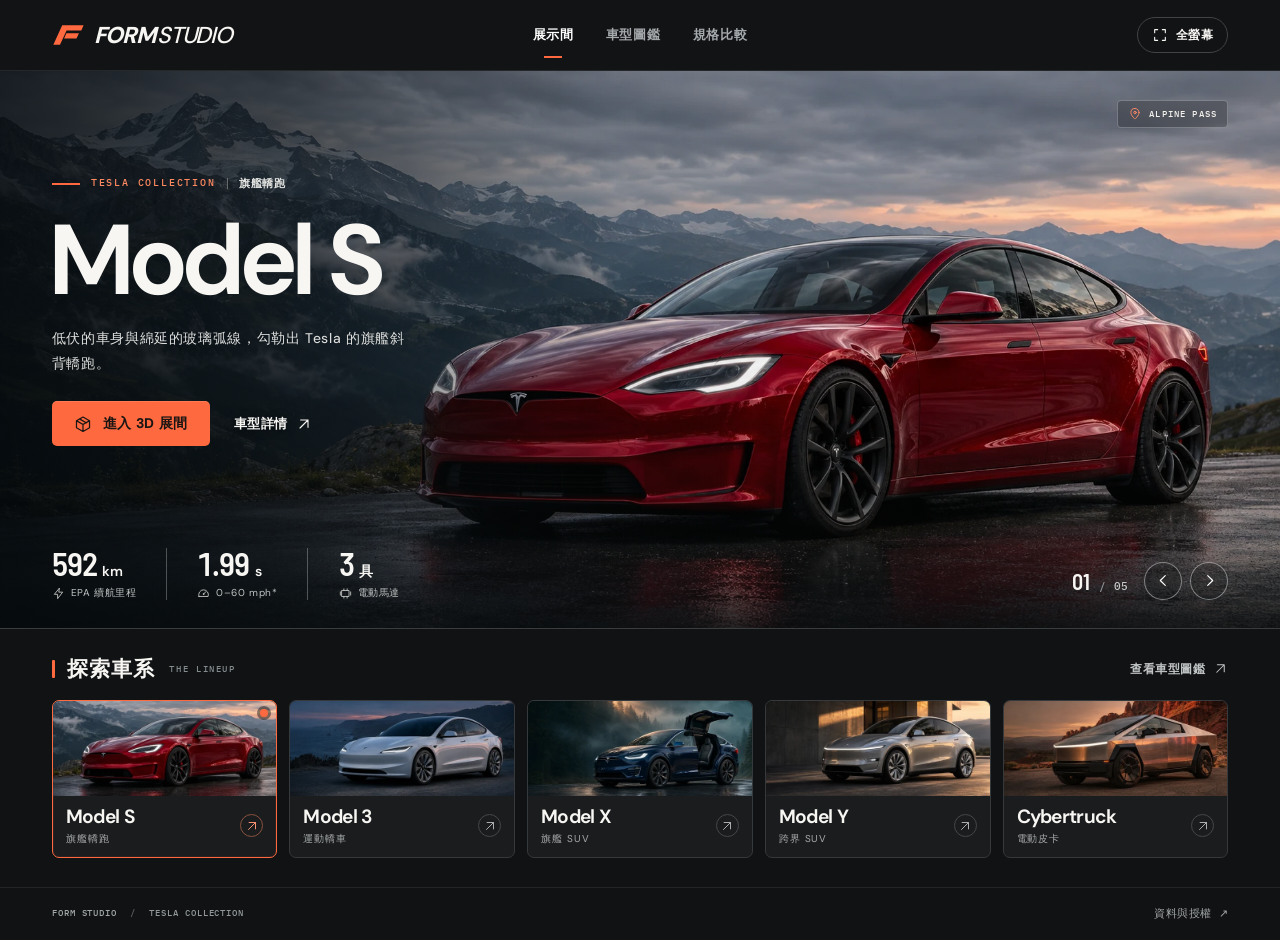
<file: index.html>
<!doctype html>
<html lang="zh-Hant">
<head>
  <meta charset="utf-8">
  <meta name="viewport" content="width=device-width,initial-scale=1,viewport-fit=cover">
  <meta name="theme-color" content="#101214">
  <meta name="description" content="在 FORM STUDIO 探索五款 Tesla 的造型與光影。旋轉 3D 車身、切換棚燈與塗裝，並肩比較美規車型。">
  <title>FORM STUDIO — Tesla 3D 車型展廳</title>
  <link rel="icon" href="./favicon.svg" type="image/svg+xml">
  <link rel="preload" as="font" type="font/woff2" href="./vendor/dm-sans.woff2" crossorigin>
  <link rel="stylesheet" href="./style.css">
  <script type="importmap">{"imports":{"three":"./vendor/three.module.js","three/addons/":"./vendor/addons/"}}</script>
  <script type="module" src="./app.js"></script>
</head>
<body>
  <a href="#main" class="skip">跳到主要內容</a>
  <header class="masthead">
    <div class="mast-inner">
      <a class="brand" href="#showroom/s" aria-label="FORM STUDIO 展示間首頁">
        <svg class="brand-mark" aria-hidden="true" viewBox="0 0 36 28"><path fill="currentColor" d="m1.5 25 10-22h24L33 8.8H16.4L9 25zm14.7-13h14.1l-2.7 5.8H13.6z"/></svg>
        <span>FORM<span class="brand-light">STUDIO</span></span>
      </a>
      <nav class="main-nav" aria-label="主要導覽">
        <a data-nav="showroom" href="#showroom/s">展示間</a>
        <a data-nav="catalog" href="#catalog/s">車型圖鑑</a>
        <a data-nav="compare" href="#compare/s/3">規格比較</a>
      </nav>
      <button id="fullscreen" class="full-toggle" type="button"><span class="full-icon"></span><span class="full-label">全螢幕</span></button>
    </div>
  </header>
  <main id="main" tabindex="-1"><noscript>請啟用 JavaScript 以使用互動車型展廳。</noscript></main>
  <footer class="footer"><div class="footer-inner"><span class="footer-word">FORM STUDIO <span>/</span> <span>TESLA COLLECTION</span></span><button type="button" data-action="credits">資料與授權 <span aria-hidden="true">↗</span></button></div></footer>
  <dialog id="credits-dialog" class="credits-dialog" aria-labelledby="credits-title">
    <div class="dialog-bar"><span class="micro accent">FORM STUDIO</span><button type="button" class="icon-btn" data-action="close-credits" aria-label="關閉資料與授權">×</button></div>
    <h2 id="credits-title">資料與授權</h2>
    <p>這是獨立製作的 Tesla 車型展覽。各車系以一款美規配置作為比較基準，續航依 EPA 英里數換算公里。</p>
    <p>五幅風景主視覺由 ImageGen 生成。即時 3D 模型展示車系代表外觀，年式與攝影場景、規格版本可能不同。棚燈與塗裝為展覽效果。</p>
    <div id="credit-links"></div>
    <a class="credit-link" href="./vehicles/credits.html" target="_blank" rel="noopener">3D 模型作者與授權 <span aria-hidden="true">↗</span></a>
  </dialog>
  <p id="announcement" class="sr-only" aria-live="polite"></p>
</body>
</html>
</file>
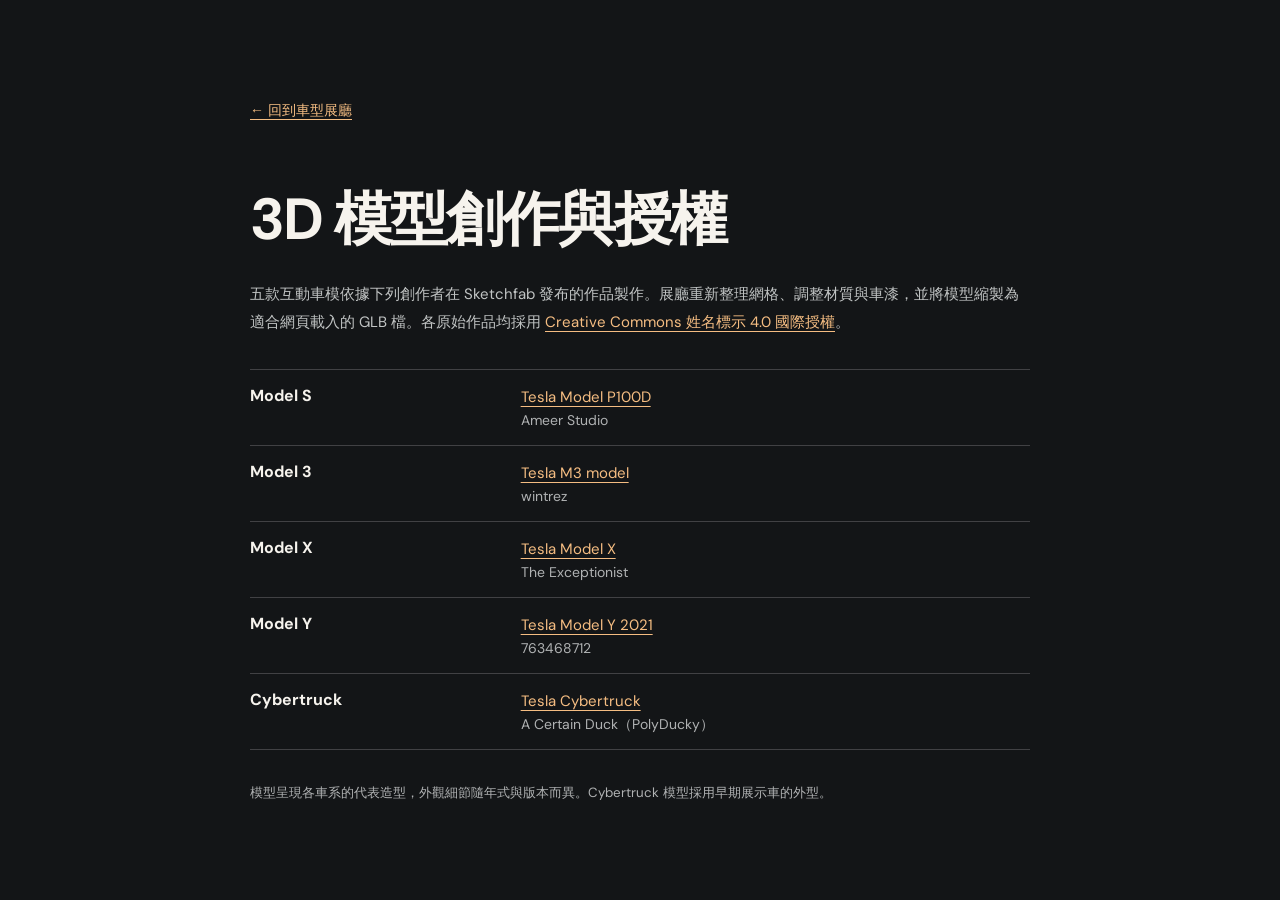
<file: vehicles/credits.html>
<!doctype html>
<html lang="zh-Hant">
<head>
<meta charset="utf-8">
<meta name="viewport" content="width=device-width, initial-scale=1">
<meta name="theme-color" content="#131517">
<title>3D 模型創作與授權｜FORM Studio</title>
<link rel="icon" href="../favicon.svg" type="image/svg+xml">
<style>
@font-face{font-family:DM;src:url('../vendor/dm-sans.woff2') format('woff2');font-display:swap}
*{box-sizing:border-box}body{margin:0;padding:clamp(24px,7vw,88px) max(6vw,20px);background:#131517;color:#f6f3ed;font-family:DM,-apple-system,BlinkMacSystemFont,'PingFang TC',sans-serif}main{max-width:780px;margin:auto}h1{font-size:clamp(32px,6vw,58px);letter-spacing:-.035em;margin:.85em 0 .35em}p{font-size:15px;line-height:1.9;color:#c1c4c4}a{color:#f5bd82;text-decoration-thickness:1px;text-underline-offset:4px}a:focus-visible{outline:2px solid currentColor;outline-offset:4px}.back{font-size:14px;display:inline-flex;align-items:center;min-height:44px}ul{list-style:none;padding:0;margin:32px 0}li{border-block-start:1px solid #414144;padding:15px 0;display:grid;grid-template-columns:minmax(125px,1fr) minmax(130px,2fr);gap:16px;align-items:start}li:last-child{border-block-end:1px solid #414144}li span{color:#b0b2b3;font-size:14px}li a{display:block;font-size:15px;line-height:1.6}small{display:block;color:#b0b2b3;line-height:1.7}
</style>
</head>
<body><main>
<a class="back" href="../">← 回到車型展廳</a>
<h1>3D 模型創作與授權</h1>
<p>五款互動車模依據下列創作者在 Sketchfab 發布的作品製作。展廳重新整理網格、調整材質與車漆，並將模型縮製為適合網頁載入的 GLB 檔。各原始作品均採用 <a href="https://creativecommons.org/licenses/by/4.0/deed.zh-hant">Creative Commons 姓名標示 4.0 國際授權</a>。</p>
<ul>
<li><b>Model S</b><div><a href="https://sketchfab.com/3d-models/tesla-model-p100d-26ef15adc5ee4d8bbcb4a4f95ca49168">Tesla Model P100D</a><span>Ameer Studio</span></div></li>
<li><b>Model 3</b><div><a href="https://sketchfab.com/3d-models/tesla-m3-model-3a602469d7874d1397efa67182198705">Tesla M3 model</a><span>wintrez</span></div></li>
<li><b>Model X</b><div><a href="https://sketchfab.com/3d-models/tesla-model-x-f7058c61cfb04f2c8ab2ead42401b29a">Tesla Model X</a><span>The Exceptionist</span></div></li>
<li><b>Model Y</b><div><a href="https://sketchfab.com/3d-models/tesla-model-y-2021-c0a86cac582d4b33aba0fb1b1912d970">Tesla Model Y 2021</a><span>763468712</span></div></li>
<li><b>Cybertruck</b><div><a href="https://sketchfab.com/3d-models/tesla-cybertruck-1ab0c3f248fa47019c4311abce9731a0">Tesla Cybertruck</a><span>A Certain Duck（PolyDucky）</span></div></li>
</ul>
<small>模型呈現各車系的代表造型，外觀細節隨年式與版本而異。Cybertruck 模型採用早期展示車的外型。</small>
</main></body></html>
</file>
<file: style.css>
@font-face{font-family:DM;src:url('./vendor/dm-sans.woff2') format('woff2');font-weight:100 1000;font-display:swap}
@font-face{font-family:Barlow;src:url('./vendor/barlow-semi-600.woff2') format('woff2');font-weight:600;font-display:swap}
@font-face{font-family:Plex;src:url('./vendor/plex-mono.woff2') format('woff2');font-weight:500;font-display:swap}
:root{color-scheme:dark;--bg:#101214;--panel:#191b1d;--panel2:#202225;--edge:#333638;--muted:#a3a6a7;--white:#f7f6f3;--accent:#ff693f;--gutter:clamp(24px,4.05vw,80px);--max:1792px;--sans:DM,-apple-system,BlinkMacSystemFont,"PingFang TC","Noto Sans TC","Microsoft JhengHei",sans-serif;--display:Barlow,DM,sans-serif;--mono:Plex,"SFMono-Regular",Consolas,monospace}
*{box-sizing:border-box}
body{margin:0;background:var(--bg);color:var(--white);font-family:var(--sans);font-size:15px;line-height:1.5;-webkit-font-smoothing:antialiased}
button,input,select{font:inherit;color:inherit}
button,a,select{-webkit-tap-highlight-color:transparent;touch-action:manipulation}
button{cursor:pointer;padding:0;border:none;background:none}
a{color:inherit;text-decoration:none}
button:disabled{cursor:default;opacity:.43}
a:focus-visible,button:focus-visible,select:focus-visible,input:focus-visible,canvas:focus-visible{outline:2px solid #ffb097;outline-offset:4px}
img{display:block;max-width:100%}
svg{flex-shrink:0;vertical-align:middle}
h1,h2,h3,h4,p,figure,dl,dd{margin:0}
fieldset{min-width:0}
[hidden]{display:none!important}
.sr-only,.skip:not(:focus){position:absolute!important;width:1px!important;height:1px!important;padding:0!important;overflow:hidden!important;clip:rect(0,0,0,0)!important;white-space:nowrap!important;clip-path:inset(50%)!important;border:0!important}
.skip:focus{position:fixed;z-index:20;top:7px;left:8px;padding:8px 14px;background:var(--accent);color:#121212}
:focus:not(:focus-visible),#main:focus{outline:none}
.content-pad,.mast-inner,.footer-inner{width:100%;max-width:var(--max);margin-inline:auto;padding-inline:var(--gutter)}
.micro{font:500 10px/1.25 var(--mono);letter-spacing:.15em;text-transform:uppercase}
.accent,.page-kicker{color:var(--accent)}
.masthead{position:relative;z-index:4;background:#111315;border-bottom:1px solid #ffffff16}
.mast-inner{height:70px;display:grid;grid-template-columns:1fr auto 1fr;align-items:center}
.brand{justify-self:start;display:inline-flex;gap:10px;align-items:center;white-space:nowrap;font-family:DM,sans-serif;font-style:italic;font-size:23px;font-weight:800;letter-spacing:-1.35px;line-height:1}
.brand-light{font-weight:500;margin-left:3px}
.brand-mark{width:32px;height:28px;color:var(--accent)}
.main-nav{height:100%;display:flex;align-items:stretch;gap:32px}
.main-nav a{display:flex;align-items:center;position:relative;color:#a7aaac;font-size:13px;font-weight:650;letter-spacing:.055em;white-space:nowrap;transition:color .2s}
.main-nav a:hover,.main-nav a[aria-current]{color:#fff}
.main-nav a[aria-current]::after{position:absolute;content:"";bottom:12px;left:calc(50% - 9px);width:18px;height:2px;background:var(--accent)}
.full-toggle{justify-self:end;display:inline-flex;align-items:center;justify-content:center;gap:8px;padding:8px 14px;border:1px solid #414447;border-radius:999px;font-size:12px;font-weight:600;min-height:35px;letter-spacing:.045em}
.full-toggle:hover,.icon-btn:hover{background:#292b2e;border-color:#777}
.full-icon{display:flex}
.hero{position:relative;isolation:isolate;overflow:hidden;background:#292d2d;border-bottom:1px solid #ffffff13}
.hero-visual,.hero-shade{position:absolute;inset:0;pointer-events:none}
.hero-visual{z-index:-3}
.scene-photo{width:100%;height:100%;object-fit:cover;object-position:center 56%;animation:photo-in .44s ease-out}
.hero-shade{z-index:-2;background:linear-gradient(90deg,rgba(5,10,13,.81) 0%,rgba(8,13,16,.61) 22%,rgba(9,14,16,.10) 48%,transparent 69%),linear-gradient(0deg,rgba(8,11,12,.88),rgba(9,12,13,.28) 16%,transparent 43%),linear-gradient(180deg,#10121519,transparent 21%)}
.hero-inner{position:relative;min-height:480px;height:clamp(465px,min(43.5vw,64svh),680px);display:flex;flex-direction:column;align-items:flex-start;justify-content:center;padding-block:38px 116px}
.hero-copy{max-width:38%;margin-top:1px}
.hero-eyebrow{display:flex;align-items:center;gap:11px;color:#e1e2df;font-size:11px;font-weight:600;letter-spacing:.08em}
.hero-eyebrow .micro{color:#ff8a61;font-size:10px;letter-spacing:.18em}
.eyeline{display:inline-block;width:28px;height:2px;background:var(--accent)}
.eyediv{height:11px;width:1px;background:#c4c3bc73}
.hero-name{font-family:var(--sans);font-size:clamp(83px,7.75vw,138px);font-weight:650;line-height:.98;letter-spacing:-.071em;margin:20px 0 17px -4px;white-space:nowrap}
.hero-name.long-name{font-size:clamp(64px,6.5vw,111px);letter-spacing:-.065em}
.hero-copy>p{font-size:clamp(14px,1.03vw,17px);font-weight:450;color:#dedfdd;line-height:1.8;max-width:26em;text-wrap:pretty;letter-spacing:.045em}
.hero-actions{display:flex;align-items:center;gap:24px;margin-top:25px}
.btn{display:inline-flex;justify-content:center;align-items:center;gap:11px;padding:0 22px;height:45px;border-radius:5px;font-weight:750;font-size:14px;letter-spacing:.045em;transition:background .18s,transform .18s}
.primary{background:var(--accent);color:#181513;box-shadow:inset 0 1px 0 #ffd4b92a}
.primary:hover{background:#ff845f;transform:translateY(-1px)}
.primary:active{transform:translateY(0)}
.hero-secondary,.text-link,.back-link{display:inline-flex;align-items:center;gap:8px;font-weight:600;letter-spacing:.04em}
.hero-secondary{font-size:13px;text-shadow:0 1px 9px #000b}
.hero-secondary:hover,.text-link:hover,.back-link:hover,.source-links a:hover,.footer button:hover{color:#ff9879}
.scene-tag{position:absolute;right:var(--gutter);top:29px;display:flex;align-items:center;gap:7px;padding:6px 10px;border:1px solid #ffffff40;border-radius:4px;color:#f3f1ec;background:#14151744;font:500 9px/1.2 var(--mono);letter-spacing:.13em;backdrop-filter:blur(7px)}
.scene-tag svg{color:#ff8965}
.hero-bottom{position:absolute;bottom:28px;left:var(--gutter);right:var(--gutter);display:flex;align-items:flex-end;justify-content:space-between}
.hero-stats{display:flex;align-items:center}
.hero-stat{padding:0 clamp(20px,2.35vw,41px);border-left:1px solid #ffffff46;min-width:108px}
.hero-stat:first-child{padding-left:0;border-left:0}
.stat-value{display:flex;align-items:baseline;gap:6px;font:600 clamp(29px,2.5vw,40px)/.96 var(--display);letter-spacing:-.035em;font-variant-numeric:tabular-nums}
.stat-value span{font:600 14px/1 var(--sans);letter-spacing:0}
.stat-label{display:flex;gap:6px;align-items:center;color:#c1c4c3;font-size:10px;line-height:1.2;letter-spacing:.055em;margin-top:8px}
.stat-label svg{color:#c4c5c2}
.hero-pager{display:flex;align-items:center;gap:8px}
.page-reading{display:flex;align-items:baseline;gap:8px;margin-right:8px;font:500 11px/1 var(--mono);letter-spacing:.015em;color:#c8caca}
.page-reading b{font:600 22px/1 var(--display);letter-spacing:.015em;color:var(--white)}
.page-reading>span{color:#929797}
.round,.icon-btn{display:inline-grid;place-items:center;border-radius:50%;width:38px;height:38px;border:1px solid #ffffff6b;background:#1416183d;color:#fff;transition:background .18s,border-color .18s}
.round:hover{background:#ffffff22;border-color:white}
.collection{padding-block:27px 29px}
.section-heading,.section-title,.page-heading,.panel-caption,.studio-foot,.footer-inner,.dialog-bar{display:flex;align-items:center;justify-content:space-between}
.section-heading{margin-bottom:18px}
.section-title,.panel-caption{justify-content:flex-start;gap:12px}
.orange-rule{display:inline-block;width:3px;height:18px;background:var(--accent);border-radius:1px;flex:none}
.section-title h2,.panel-caption h2{font-size:21px;line-height:1.25;letter-spacing:.055em;font-weight:700}
.sub-en{align-self:center;color:#848b8d;margin-left:2px;font-size:9px;letter-spacing:.18em}
.text-link{font-size:12px;color:#c1c4c4}
.car-grid{display:grid;grid-template-columns:repeat(5,minmax(0,1fr));gap:12px}
.car-card{display:block;min-width:0;overflow:hidden;border:1px solid #36393b;border-radius:7px;background:#1a1c1e;transition:border-color .18s,background .18s}
.car-card:hover{background:#242729;border-color:#87898a}
.car-card.selected{border-color:var(--accent);box-shadow:inset 0 0 0 1px #ff693f12}
.tile-image{position:relative;aspect-ratio:2.36/1;overflow:hidden;background:#2b3031}
.tile-image::after{content:"";position:absolute;inset:0;background:linear-gradient(0deg,#11141615,transparent 30%)}
.tile-image img{width:100%;height:100%;object-fit:cover;transition:transform .35s ease}
.car-card:hover .tile-image img{transform:scale(1.035)}
.tile-selected{display:none}
.selected .tile-selected{position:absolute;z-index:1;top:8px;right:8px;width:8px;height:8px;border-radius:50%;display:block;background:var(--accent);box-shadow:0 0 0 3px #1614107a}
.tile-copy{min-height:61px;padding:10px 13px 11px;display:flex;align-items:center;justify-content:space-between;gap:4px}
.tile-copy h3{font:650 clamp(17px,1.5vw,24px)/1.1 var(--sans);letter-spacing:-.035em}
.tile-copy p{font-size:10px;color:#a8abac;letter-spacing:.09em;margin-top:4px}
.card-arrow{display:grid;place-items:center;width:23px;height:23px;color:#b0b4b4;border:1px solid #45484b;border-radius:50%}
.selected .card-arrow{border-color:#88523e;color:#ff9474}
.footer{border-top:1px solid #ffffff13;color:#899094}
.footer-inner{min-height:51px;gap:10px}
.footer-word{font:500 9px/1.2 var(--mono);letter-spacing:.105em;color:#a2a7a8}
.footer-word span:first-child{color:#5f6567;margin:0 7px}
.footer-word span:last-child{color:#92989a}
.footer button{font-size:11px;letter-spacing:.05em;color:#a3a7a6;min-height:34px}
.footer button>span{font-family:Arial;margin-left:3px}
.subpage{max-width:1560px;padding-block:34px 48px;min-height:calc(100svh - 123px)}
.page-heading{margin-bottom:26px;gap:18px;align-items:flex-end}
.page-heading h1{font-size:clamp(32px,3.5vw,54px);line-height:1.2;letter-spacing:.01em;font-weight:750;margin-top:5px}
.page-kicker{font-size:10px}
.page-heading>.text-link{margin-bottom:6px}
.catalog-layout{display:grid;grid-template-columns:210px minmax(0,1fr);gap:27px;align-items:start}
.catalog-menu{display:flex;flex-direction:column;gap:7px;min-width:0}
.archive-pick{display:flex;align-items:center;gap:11px;padding:8px 10px 8px 8px;border:1px solid #323638;border-radius:6px;background:#1a1c1e;min-height:63px}
.archive-pick img{width:65px;height:43px;object-fit:cover;border-radius:3px}
.archive-pick span{flex:1}
.archive-pick b,.archive-pick small{display:block}
.archive-pick b{font-size:16px;font-weight:650;letter-spacing:-.025em;line-height:1.3}
.archive-pick small{font-size:10px;color:#b0b4b4;margin-top:2px}
.archive-pick svg{color:#868b8c}
.archive-pick.active{border-color:var(--accent);background:#29211e}
.archive-pick.active svg{color:var(--accent)}
.archive-pick:hover{border-color:#ae7b68}
.archive-image{height:clamp(235px,22vw,350px);position:relative;overflow:hidden;border-radius:7px;border:1px solid var(--edge)}
.archive-image>img{width:100%;height:100%;object-fit:cover;object-position:center 57%}
.archive-image::after{content:"";position:absolute;inset:0;background:linear-gradient(90deg,#080d10b8,transparent 60%),linear-gradient(0deg,#0d1011a6,transparent 30%)}
.archive-caption,.archive-location{position:absolute;z-index:1}
.archive-caption{left:26px;bottom:20px}
.archive-caption>.micro{color:#ff9474}
.archive-caption h2,.viewer-heading h2{font:650 clamp(38px,4.7vw,67px)/1 var(--sans);letter-spacing:-.06em;margin:4px 0}
.archive-location{bottom:20px;right:20px;font-size:11px;color:#e1e1db;display:flex;gap:5px;align-items:center}
.archive-columns{display:grid;grid-template-columns:1.02fr 1fr;gap:clamp(22px,3.1vw,54px);margin-top:27px;align-items:start}
.design-notes>h3{font-size:clamp(18px,1.5vw,25px);line-height:1.5;margin:6px 0 19px;text-wrap:balance}
.design-point{padding-left:12px;border-left:1px solid #704b39;margin:0 0 17px}
.design-point h4{font-size:14px;margin-bottom:4px}
.design-point p,.compare-notes p,.credits-dialog p{font-size:13px;line-height:1.85;color:#adb3b4}
.small{height:40px;font-size:12px;padding:0 17px}
.spec-sheet{padding:20px 22px;border:1px solid var(--edge);border-radius:7px;background:#1a1c1e}
.spec-sheet h3{font-size:16px;margin-bottom:10px}
.spec-sheet dl>div{display:flex;justify-content:space-between;gap:12px;padding:7px 0;border-bottom:1px solid #ffffff12}
.spec-sheet dt,.spec-sheet dd{font-size:12px}
.rollout-note{margin-top:8px;color:#aaaead;font-size:10px}.spec-sheet dt{color:#aeb2b3}
.spec-sheet dd{font-weight:600}
.source-links,#credit-links{display:flex;flex-wrap:wrap;column-gap:15px;row-gap:8px}
.source-links{margin-top:14px}
.source-links a,.credit-link,#credit-links a{font-size:11px;color:#f8ad95;display:inline-flex;gap:4px;align-items:center}
.compare-page{max-width:1300px}
.diff-switch{display:flex;align-items:center;gap:8px;color:#cfd1d0;font-size:12px;cursor:pointer;margin-bottom:5px;position:relative}
.diff-switch input{position:absolute;opacity:0;left:0;width:34px;height:20px}
.switch-track{height:18px;width:32px;border:1px solid #5a5e5e;border-radius:12px;background:#2b2f31;position:relative}
.switch-track::after{content:"";position:absolute;left:3px;top:3px;width:10px;height:10px;border-radius:50%;background:#c5c8c7;transition:transform .18s}
.diff-switch input:checked+.switch-track{background:var(--accent);border-color:var(--accent)}
.diff-switch input:checked+.switch-track::after{background:#171819;transform:translateX(14px)}
.diff-switch input:focus-visible+.switch-track{outline:2px solid #ffc0a9;outline-offset:3px}
.compare-tiles{position:relative;display:grid;grid-template-columns:1fr 1fr;gap:14px}
.compare-tile{position:relative;overflow:hidden;height:clamp(148px,16vw,215px);border:1px solid var(--edge);border-radius:7px;background:var(--panel)}
.compare-tile>img{width:100%;height:100%;object-fit:cover;object-position:center 46%}
.compare-tile::after{content:"";position:absolute;inset:0;pointer-events:none;background:linear-gradient(0deg,#090c0de8,transparent 70%)}
.compare-tile-caption{position:absolute;z-index:1;bottom:12px;left:15px;right:14px;display:flex;align-items:baseline;gap:12px;flex-wrap:wrap}
.select-shell{display:inline-flex;align-items:center;position:relative;min-width:0}
.select-shell select{appearance:none;-webkit-appearance:none;cursor:pointer;background:#202326;border:1px solid #525657;border-radius:5px;padding:9px 30px 9px 11px;font-weight:650;max-width:100%;line-height:1.2;color:#f5f5f4}
.select-shell svg{position:absolute;pointer-events:none;right:9px;top:50%;transform:translateY(-50%)}
.select-shell option{background:#202326;color:#fff;font-size:14px}
.compare-tile-caption select{border-color:#a7a9a644;background:#171b1fce;font-size:19px;letter-spacing:-.035em}
.trim-label{font:500 10px/1.3 var(--mono);color:#e2e3df;letter-spacing:.015em}
.swap{position:absolute;left:50%;top:50%;transform:translate(-50%,-50%);z-index:2;background:#25292c;border-color:#77797a}
.swap:hover{background:#3b3d3e}
.comparison-table{border-collapse:collapse;width:100%;table-layout:fixed;text-align:left;margin-top:19px}
.comparison-table th,.comparison-table td{padding:10px 16px;border-bottom:1px solid #ffffff14;text-align:left;font-size:13px;overflow-wrap:anywhere}
.comparison-table thead th{font-weight:650;color:#e1e3e0}
.comparison-table thead th:not(:first-child){font-size:16px}
.comparison-table th:first-child{width:32%}
.comparison-table tbody th{font-weight:500;color:#adb1b1}
.comparison-table td{font-weight:600}
.comparison-table td small{color:#a7adae;font-size:10px;font-weight:450}
.comparison-table .group-row th{background:#222528;font-size:11px;color:#f4ad91;letter-spacing:.08em;padding-block:7px;font-weight:650}
.compare-notes{margin-top:17px}
.compare-notes p{font-size:11px}
.studio-page{max-width:1600px}
.studio-heading{align-items:flex-end}
.back-link{font-size:12px;color:#b5b9b9}
.studio-heading h1{margin-top:8px}
.switch-model{display:flex;align-items:center;gap:12px}
.switch-model>span:first-child{font-size:12px;color:#b1b5b4}
.studio-layout{display:grid;grid-template-columns:minmax(0,1fr) 264px;gap:15px;align-items:stretch}
.viewer-box{min-width:0;position:relative;overflow:hidden;isolation:isolate;border-radius:8px;background:#727a7e;border:1px solid #363a3c;height:clamp(425px,58svh,670px)}
#webgl-mount{width:100%;height:100%;position:absolute;inset:0}
#webgl-mount canvas{display:block;width:100%;height:100%;cursor:grab;touch-action:none}
#webgl-mount canvas:active{cursor:grabbing}
.viewer-heading{position:absolute;top:22px;left:24px;pointer-events:none;color:#1b2326}
.viewer-heading h2{font-size:clamp(31px,3vw,48px)}
.viewer-tag{display:flex;align-items:center;gap:6px;font:500 9px/1.2 var(--mono);letter-spacing:.12em}
.viewer-tag i{background:#873716;width:6px;height:6px;border-radius:50%}
.viewer-box[data-light=night] .viewer-heading{color:white}
.viewer-box[data-light=night] .viewer-tag i,.viewer-box.fallback .viewer-tag i{background:var(--accent)}
.viewer-tools{position:absolute;bottom:17px;left:50%;transform:translateX(-50%);display:flex;align-items:center;padding:3px;border-radius:7px;background:#16191cf0;border:1px solid #ffffff3d;color:#fff;box-shadow:0 4px 15px #0002}
.viewer-tools button{display:flex;align-items:center;justify-content:center;gap:7px;min-width:34px;height:32px;border-radius:3px}
.viewer-tools{width:max-content;max-width:calc(100% - 16px);white-space:nowrap}
.viewer-tools .spin-button{padding-inline:8px;font-size:12px;flex-shrink:0}
.viewer-tools button:hover,.viewer-tools button[aria-pressed=true]{background:#383c3f;color:#ffae92}
.tool-divider{height:16px;width:1px;background:#ffffff28;margin:0 4px}
.load-status,.fallback-status{position:absolute;left:50%;top:50%;transform:translate(-50%,-50%);padding:10px 15px;border:1px solid #ffffff4a;border-radius:5px;background:#202326e8;color:white;font-size:12px;display:flex;align-items:center;gap:9px}
.loader-dot{width:10px;height:10px;border-radius:50%;border:1.5px solid #ffffff50;border-top-color:var(--accent);animation:loading .65s linear infinite}
.backup-frame{height:100%;width:100%;object-fit:contain;background:#808b93}
.fallback-status{top:auto;bottom:14px;transform:translateX(-50%);white-space:nowrap;font-size:11px;background:#15181be6;max-width:94%;flex-wrap:wrap;justify-content:center}
.fallback-status button{color:#ffa988;text-decoration:underline;text-underline-offset:3px}
.studio-panel{background:#1a1c1e;border:1px solid var(--edge);border-radius:7px;padding:20px;display:flex;flex-direction:column}
.panel-caption{gap:8px;margin:2px 0 15px}
.panel-caption h2{font-size:16px}
.panel-caption .orange-rule{height:14px}
.studio-panel fieldset{padding:8px 0 16px;margin:0 0 12px;border:0;border-bottom:1px solid #ffffff17}
.studio-panel legend{font-weight:650;font-size:13px;letter-spacing:.04em;float:left;width:100%;margin-bottom:10px}
.paint-options,.light-options,.angle-options{clear:both;display:flex;align-items:center;gap:8px}
.swatch{width:27px;height:27px;position:relative;border-radius:50%;background:var(--swatch);border:1px solid #ffffff3d;box-shadow:inset -2px -4px 7px #0004}
.swatch[aria-pressed=true]::after{content:"";position:absolute;inset:-4px;border:1.5px solid var(--accent);border-radius:50%}
.control-caption{display:block;color:#b8bbbc;font-size:11px;margin-top:9px}
.light-options{gap:5px}
.light-options button{flex:1;display:grid;justify-items:center;gap:5px;padding:8px 3px;font-size:11px;background:#24272a;border-radius:4px;border:1px solid #3b3f42}
.light-options button[aria-pressed=true],.angle-options button[aria-pressed=true]{border-color:#b5684e;background:#382b26;color:#ffb095}
.angle-options{display:grid;grid-template-columns:1fr 1fr;gap:5px}
.angle-options button{border:1px solid #414548;padding:6px 5px;border-radius:4px;font-size:12px}
.angle-options button:hover,.light-options button:hover{border-color:#ac7b63}
.studio-hint{display:flex;gap:7px;align-items:center;color:#afb3b2;font-size:11px;margin-top:auto}
.touch-hint{display:none}
.studio-foot{gap:20px;color:#a4a9a9;font-size:11px;margin-top:15px}
.credits-dialog{position:fixed;margin:auto;width:min(460px,calc(100% - 36px));max-height:85svh;overflow:auto;padding:23px 26px 27px;border:1px solid #535759;border-radius:9px;background:#1a1d1f;color:#f8f8f4;box-shadow:0 30px 90px #0009}
.credits-dialog::backdrop{background:#07090cbb;backdrop-filter:blur(5px)}
.dialog-bar{margin-bottom:13px}
.dialog-bar .icon-btn{font-size:24px;width:30px;height:30px;line-height:1}
.credits-dialog h2{font-size:25px;margin-bottom:11px}
.credits-dialog p{margin-bottom:12px}
#credit-links{padding:12px 0 15px;border-top:1px solid #3d4041;border-bottom:1px solid #3d4041}
.credit-link{margin-top:15px;font-size:13px}
.focus-layout .main-nav,.focus-layout .footer{display:none}
.focus-layout .full-toggle{grid-column:3}
@keyframes photo-in{from{opacity:.75}to{opacity:1}}
@keyframes loading{to{transform:rotate(360deg)}}
@media(min-width:1800px){.hero{max-width:2100px;margin-inline:auto}.hero-inner{height:660px}}
@media(max-width:1050px) and (min-width:701px){
  .hero-inner{min-height:445px}.hero-copy{max-width:41%}.hero-name{font-size:86px}.hero-name.long-name{font-size:66px}
  .car-grid{gap:8px}.tile-copy{padding:9px 9px}.card-arrow{width:20px;height:20px}
  .catalog-layout{grid-template-columns:177px 1fr;gap:17px}.archive-pick{gap:8px}.archive-pick img{width:54px}
  .archive-columns{gap:18px}.spec-sheet{padding:15px}.studio-layout{grid-template-columns:minmax(0,1fr) 226px}.studio-panel{padding:16px}
}
@media(max-width:820px){
  .catalog-layout{grid-template-columns:1fr;gap:14px}.catalog-menu{display:flex;flex-direction:row;overflow-x:auto;scrollbar-width:thin;scrollbar-color:#565b5d transparent;padding:2px 0 4px}
  .archive-pick{flex:none;min-height:45px;padding:6px 11px 6px 6px}.archive-pick img{width:43px;height:33px}.archive-pick b{font-size:14px}.archive-pick svg,.archive-pick small{display:none}
}
@media(max-width:700px){
  :root{--gutter:20px}.mast-inner{height:58px;grid-template-columns:1fr auto auto;gap:16px}.brand{font-size:18px;gap:6px}.brand-mark{width:25px;height:24px}.brand-light{margin-left:2px}
  .main-nav{gap:16px}.main-nav a{font-size:12px;letter-spacing:.015em}.main-nav a[aria-current]::after{bottom:7px}
  .full-toggle{min-height:32px;width:32px;padding:0}.full-label{display:none}
  .hero{background:#1b2226}.hero-inner{min-height:0;height:clamp(452px,calc(55vw + 246px),550px);padding:25px var(--gutter) 0;justify-content:flex-start;display:block}
  .hero-visual{inset:86px 0 38px;z-index:-3;overflow:hidden;mask-image:linear-gradient(180deg,transparent 0%,#000 17%,#000 83%,transparent 100%)}
  .scene-photo{position:absolute;right:0;top:0;width:128%;max-width:none;height:100%;object-fit:cover;object-position:78% 57%}
  .hero-shade{background:linear-gradient(180deg,#13191de6 0%,#13191dc2 11%,#13191d4d 29%,transparent 47%,transparent 62%,#11151894 76%,#101315 94%)}
  .hero-copy{max-width:100%;margin:0}.hero-eyebrow{gap:8px;font-size:10px}.hero-eyebrow .micro{font-size:9px}.eyeline{width:20px}
  .hero-name,.hero-name.long-name{font-size:clamp(55px,10vw,76px);line-height:.99;margin:9px 0 7px -2px}
  .hero-copy>p{font-size:12px;line-height:1.65;max-width:28em;letter-spacing:.035em;color:#e2e5e5}
  .hero-actions{position:absolute;left:var(--gutter);bottom:79px;margin:0;gap:20px}
  .btn{height:41px;padding:0 16px;font-size:13px;gap:8px}.hero-secondary{font-size:12px;gap:5px}
  .hero-bottom{bottom:16px;align-items:center}.hero-stat{padding:0 17px;min-width:0}.stat-value{font-size:27px;gap:4px}.stat-value span{font-size:12px}.stat-label{font-size:9px;gap:4px;margin-top:5px}.stat-label svg{width:11px;height:11px}
  .scene-tag{top:25px;padding:4px 6px;font-size:7px;gap:3px;letter-spacing:.08em}.scene-tag svg{width:10px;height:10px}
  .hero-pager{position:absolute;right:0;bottom:65px;gap:5px}.round{width:31px;height:31px}.page-reading{gap:4px;font-size:9px;margin-right:3px}.page-reading b{font-size:16px}
  .collection{padding-block:23px}.section-heading{margin-bottom:13px}.section-title{gap:8px}.section-title h2{font-size:19px}.sub-en{font-size:8px;letter-spacing:.09em}.section-heading .text-link{font-size:11px;gap:4px}
  .car-grid{grid-template-columns:repeat(2,minmax(0,1fr));gap:10px}
  .tile-image{aspect-ratio:2.25/1}.tile-copy{min-height:49px;padding:8px 10px}.tile-copy h3{font-size:17px}.tile-copy p{font-size:9px;margin-top:2px}.card-arrow{width:20px;height:20px}.card-arrow svg{width:12px;height:12px}
  .footer-inner{min-height:48px}.footer-word{font-size:8px;letter-spacing:.04em}.footer-word span:first-child{margin-inline:3px}.footer button{font-size:10px}
  .subpage{padding-block:24px 30px;min-height:calc(100svh - 108px)}.page-heading{margin-bottom:17px}.page-heading h1{font-size:32px}.page-kicker{font-size:9px}
  .archive-columns{grid-template-columns:1fr;gap:20px;margin-top:20px}.archive-image{height:clamp(175px,43vw,270px)}.archive-caption{left:15px;bottom:12px}.archive-caption h2{font-size:37px}.archive-location{right:12px;bottom:12px;font-size:9px}.design-notes>h3{margin-bottom:13px}.design-point{margin-bottom:13px}.spec-sheet{padding:15px}
  .diff-switch{font-size:11px}.compare-tiles{gap:8px}.compare-tile{height:clamp(140px,30vw,200px)}.compare-tile>img{object-position:55%}.compare-tile-caption{left:8px;right:6px;bottom:8px;gap:3px;display:grid;justify-items:start}.compare-tile-caption select{font-size:16px;padding:4px 24px 4px 6px}.select-shell svg{right:6px}.trim-label{font-size:8px;letter-spacing:0}.swap{width:26px;height:26px}.swap svg{width:14px;height:14px}.comparison-table th,.comparison-table td{padding:9px 7px;font-size:11px}.comparison-table thead th:not(:first-child){font-size:14px}.comparison-table th:first-child{width:33%}.comparison-table td small{display:block;font-size:9px}.compare-notes p{font-size:10px}
  .studio-layout{grid-template-columns:1fr;gap:11px}.viewer-box{height:clamp(285px,70vw,420px)}.viewer-heading{top:15px;left:15px}.viewer-heading h2{font-size:29px}.viewer-tag{font-size:8px}
  .studio-panel{padding:14px 16px}.panel-caption{margin-bottom:11px}.studio-panel fieldset{margin-bottom:8px;padding:5px 0 10px}.studio-panel legend{float:none;margin-bottom:4px}.angle-options{grid-template-columns:repeat(4,1fr)}.light-options button{display:flex;justify-content:center;align-items:center;gap:6px;padding:6px}.swatch{width:26px;height:26px}.paint-options{gap:13px}.control-caption{font-size:10px;margin-top:5px}.studio-hint{margin:2px 0}.studio-foot{align-items:flex-start;gap:10px;flex-wrap:wrap}.studio-foot .text-link{font-size:11px}.switch-model{gap:5px;align-items:flex-end;flex-direction:column}.switch-model>span:first-child{font-size:10px}.switch-model select{padding-block:7px;font-size:13px}
}
@media(max-width:520px){
  .mast-inner{height:85px;grid-template-columns:1fr auto;grid-template-rows:46px 39px;gap:0}.brand{grid-row:1;grid-column:1}.full-toggle{grid-row:1;grid-column:2;display:flex;gap:5px;width:auto;padding:0 9px;min-height:27px;font-size:10px}.full-label{display:inline}.full-icon svg{width:12px;height:12px}
  .main-nav{justify-self:center;grid-row:2;grid-column:1/-1;gap:30px}.main-nav a{font-size:12px}.main-nav a[aria-current]::after{bottom:2px}
  .hero-visual{inset:97px 0 51px}.scene-photo{width:145%;object-position:79% 62%}.hero-shade{background:linear-gradient(180deg,#161b1fe8 0%,#161b1fba 15%,#151a1e4a 30%,transparent 49%,transparent 61%,#1115189e 75%,#101315 93%)}
  .hero-copy>p{max-width:26em}.hero-actions{bottom:80px}.hero-pager{bottom:69px}.hero-pager .round{width:28px;height:28px}.hero-pager .round svg{width:13px;height:13px}.hero-secondary{gap:3px}
  .hero-stats{justify-content:space-between;width:100%;max-width:430px}.hero-stat{padding:0 15px;flex:1}.hero-stat:last-child{padding-right:0}
  .focus-layout .mast-inner{height:46px;grid-template-rows:46px}.focus-layout .full-toggle{grid-column:2}
}
@media(max-width:374px){
  :root{--gutter:15px}.hero-eyebrow{gap:5px}.hero-actions{gap:13px}.hero-secondary{font-size:11px}.hero-pager .page-reading{display:none}.hero-name{font-size:53px}.sub-en{display:none}
}
@media(max-width:700px){
  .scene-photo{width:137%;height:auto;top:44%;right:0;transform:translateY(-50%);object-fit:initial;mask-image:linear-gradient(180deg,transparent,#000 24%,#000 86%,transparent)}
  .hero-copy>p{text-wrap:balance}
}
@media(max-width:520px){
  .scene-photo{width:140%;top:45%}
}
@media(max-width:389px){.hero-pager .page-reading{display:none}}
@media(pointer:coarse){.pointer-hint{display:none}.touch-hint{display:inline}}
@media(min-width:701px) and (max-height:570px){.hero-inner{height:390px;min-height:390px;padding-block:22px 90px}.hero-name{font-size:76px;margin-block:12px}.hero-actions{margin-top:16px}.hero-bottom{bottom:17px}}
@media(prefers-reduced-motion:reduce){*,*::before,*::after{animation-duration:.01ms!important;animation-iteration-count:1!important;transition-duration:.01ms!important;scroll-behavior:auto!important}}
</file>
